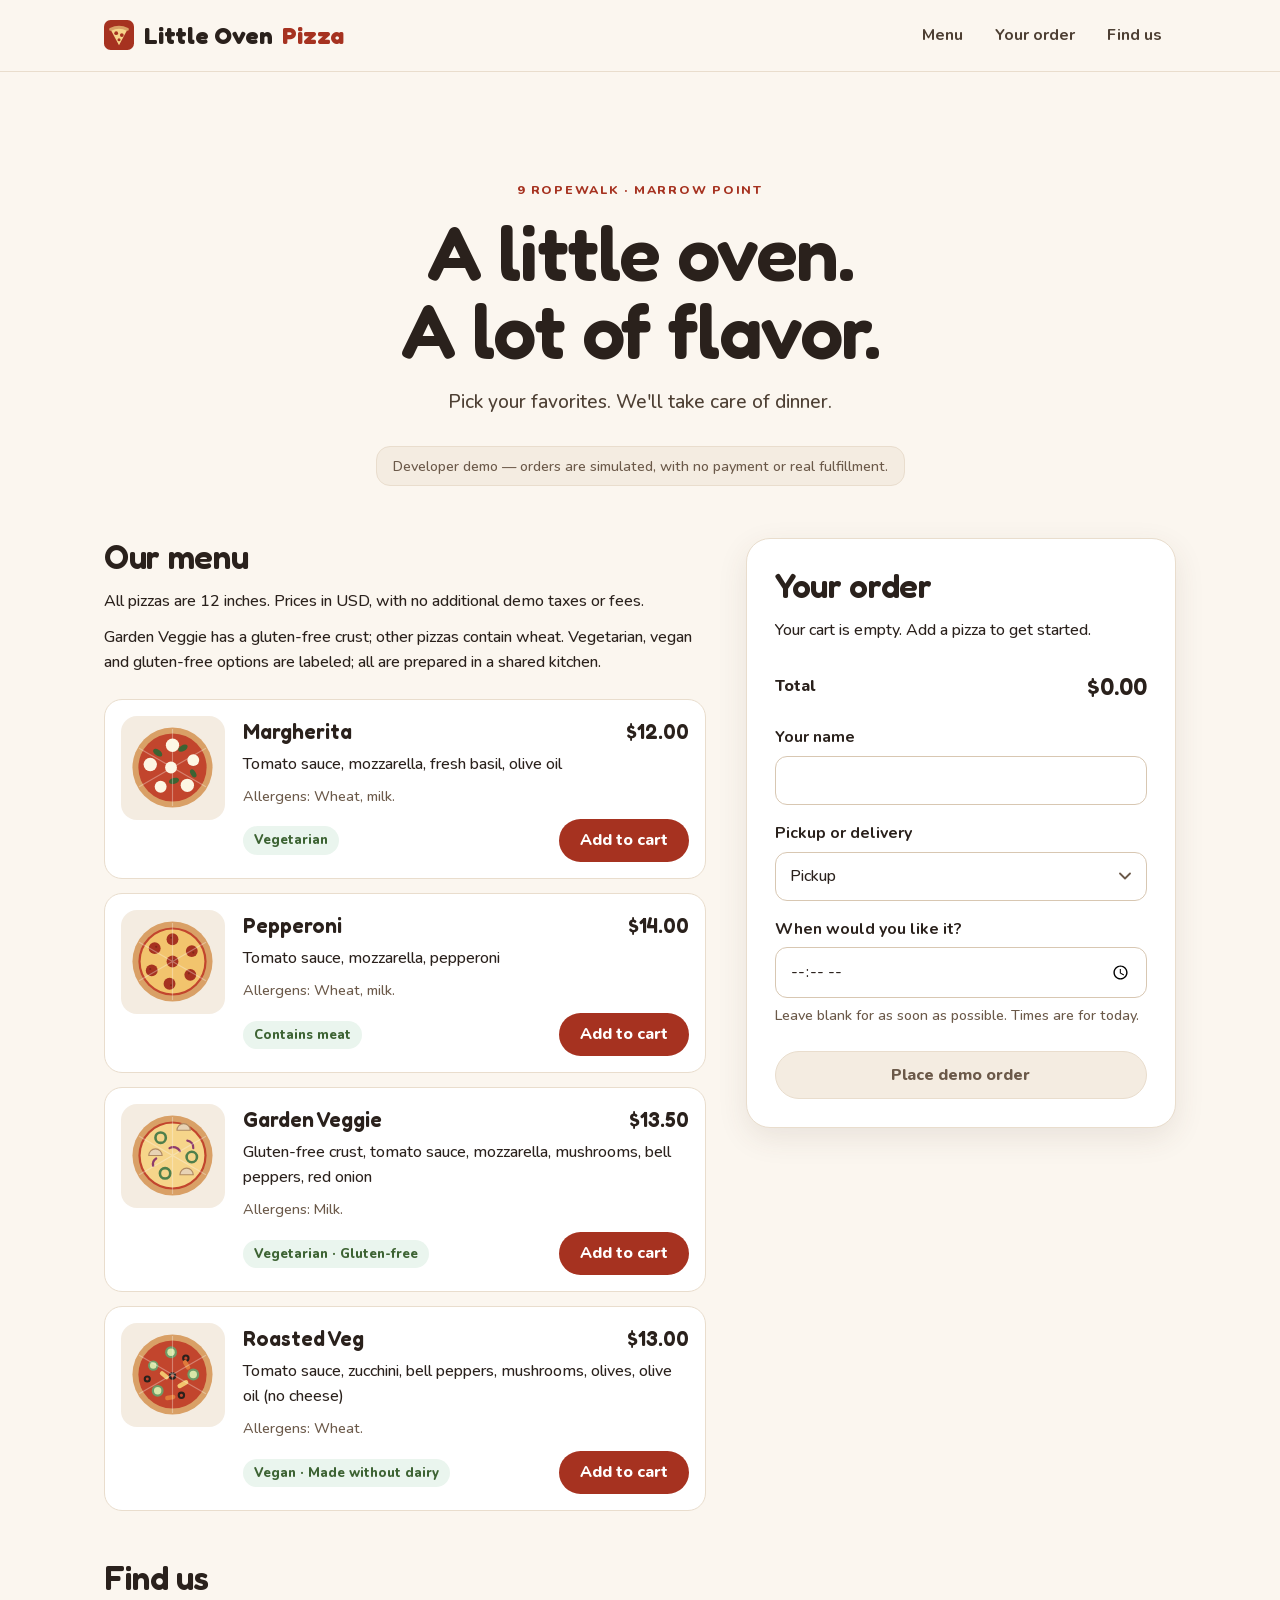
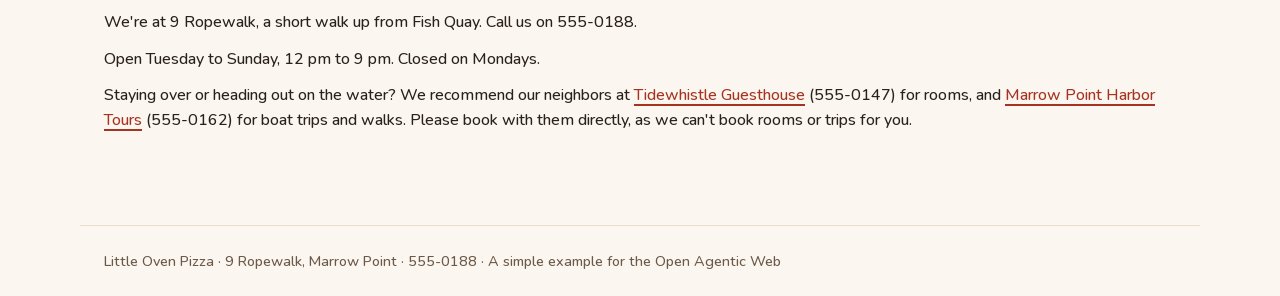
<file: examples/marrow_point_pizza/index.html>
<!doctype html>
<html lang="en">
  <head>
    <meta charset="utf-8">
    <meta name="viewport" content="width=device-width, initial-scale=1">
    <meta name="description" content="Little Oven Pizza in Marrow Point: pizzas for pickup or delivery, with the menu, opening hours and a demo checkout.">
    <title>Little Oven Pizza · Marrow Point</title>
    <link rel="icon" href="favicon.svg" type="image/svg+xml">
    <link rel="stylesheet" href="styles.css">
    <script src="script.js" defer></script>
  </head>
  <body>
    <header>
      <a class="brand" href="#">Little Oven <span>Pizza</span></a>
      <nav aria-label="Main navigation"><a href="#menu">Menu</a><a href="#cart">Your order</a><a href="#visit">Find us</a></nav>
    </header>
    <main>
      <section class="intro" aria-labelledby="welcome">
        <p class="eyebrow">9 Ropewalk · Marrow Point</p>
        <h1 id="welcome">A little oven.<br>A lot of flavor.</h1>
        <p>Pick your favorites. We'll take care of dinner.</p>
        <p class="demo-note">Developer demo — orders are simulated, with no payment or real fulfillment.</p>
      </section>
      <div class="ordering-layout">
        <section id="menu" aria-labelledby="menu-heading">
          <h2 id="menu-heading">Our menu</h2>
          <p>All pizzas are 12 inches. Prices in USD, with no additional demo taxes or fees.</p>
          <p>Garden Veggie has a gluten-free crust; other pizzas contain wheat. Vegetarian, vegan and gluten-free options are labeled; all are prepared in a shared kitchen.</p>
          <div id="menu-items" class="menu-items"></div>
          <noscript>Please enable JavaScript to view the menu and place a demo order.</noscript>
        </section>
        <section id="cart" class="cart" aria-labelledby="cart-heading">
          <h2 id="cart-heading">Your order</h2>
          <p id="empty-cart">Your cart is empty. Add a pizza to get started.</p>
          <ul id="cart-items" class="cart-items"></ul>
          <p class="total">Total <strong id="cart-total">$0.00</strong></p>
          <form id="checkout-form">
            <label for="customer-name">Your name</label>
            <input id="customer-name" name="customerName" autocomplete="name" required maxlength="80">
            <label for="fulfillment">Pickup or delivery</label>
            <select id="fulfillment" name="fulfillment">
              <option value="pickup">Pickup</option>
              <option value="delivery">Delivery (free in this demo)</option>
            </select>
            <div id="delivery-fields" hidden>
              <label for="address">Delivery address</label>
              <textarea id="address" name="address" autocomplete="street-address" rows="3" maxlength="300" disabled></textarea>
            </div>
            <label for="order-time">When would you like it?</label>
            <input id="order-time" name="orderTime" type="time">
            <small>Leave blank for as soon as possible. Times are for today.</small>
            <button id="place-order" type="submit" disabled>Place demo order</button>
          </form>
        </section>
      </div>
      <p id="cart-status" class="visually-hidden" role="status"></p>
      <section id="confirmation" class="confirmation" aria-labelledby="confirmation-heading" tabindex="-1" hidden>
        <p class="eyebrow">Thanks for stopping by</p>
        <h2 id="confirmation-heading">Demo order received!</h2>
        <p id="order-summary"></p>
        <ul id="order-items"></ul>
        <p id="order-total"></p>
        <p>This confirmation is simulated. Refreshing the page clears it.</p>
      </section>
      <section id="visit" class="visit" aria-labelledby="visit-heading">
        <h2 id="visit-heading">Find us</h2>
        <p id="visit-note">We're at 9 Ropewalk, a short walk up from Fish Quay. Call us on 555-0188.</p>
        <p id="opening-hours">Open Tuesday to Sunday, 12 pm to 9 pm. Closed on Mondays.</p>
        <p id="around-note">Staying over or heading out on the water? We recommend our neighbors at
          <a href="https://tidewhistle.example.com/">Tidewhistle Guesthouse</a> (555-0147) for rooms, and
          <a href="https://harbortours.example.com/">Marrow Point Harbor Tours</a> (555-0162) for boat trips and walks.
          Please book with them directly, as we can't book rooms or trips for you.</p>
      </section>
    </main>
    <footer>Little Oven Pizza · 9 Ropewalk, Marrow Point · 555-0188 · A simple example for the Open Agentic Web</footer>
  </body>
</html>
</file>
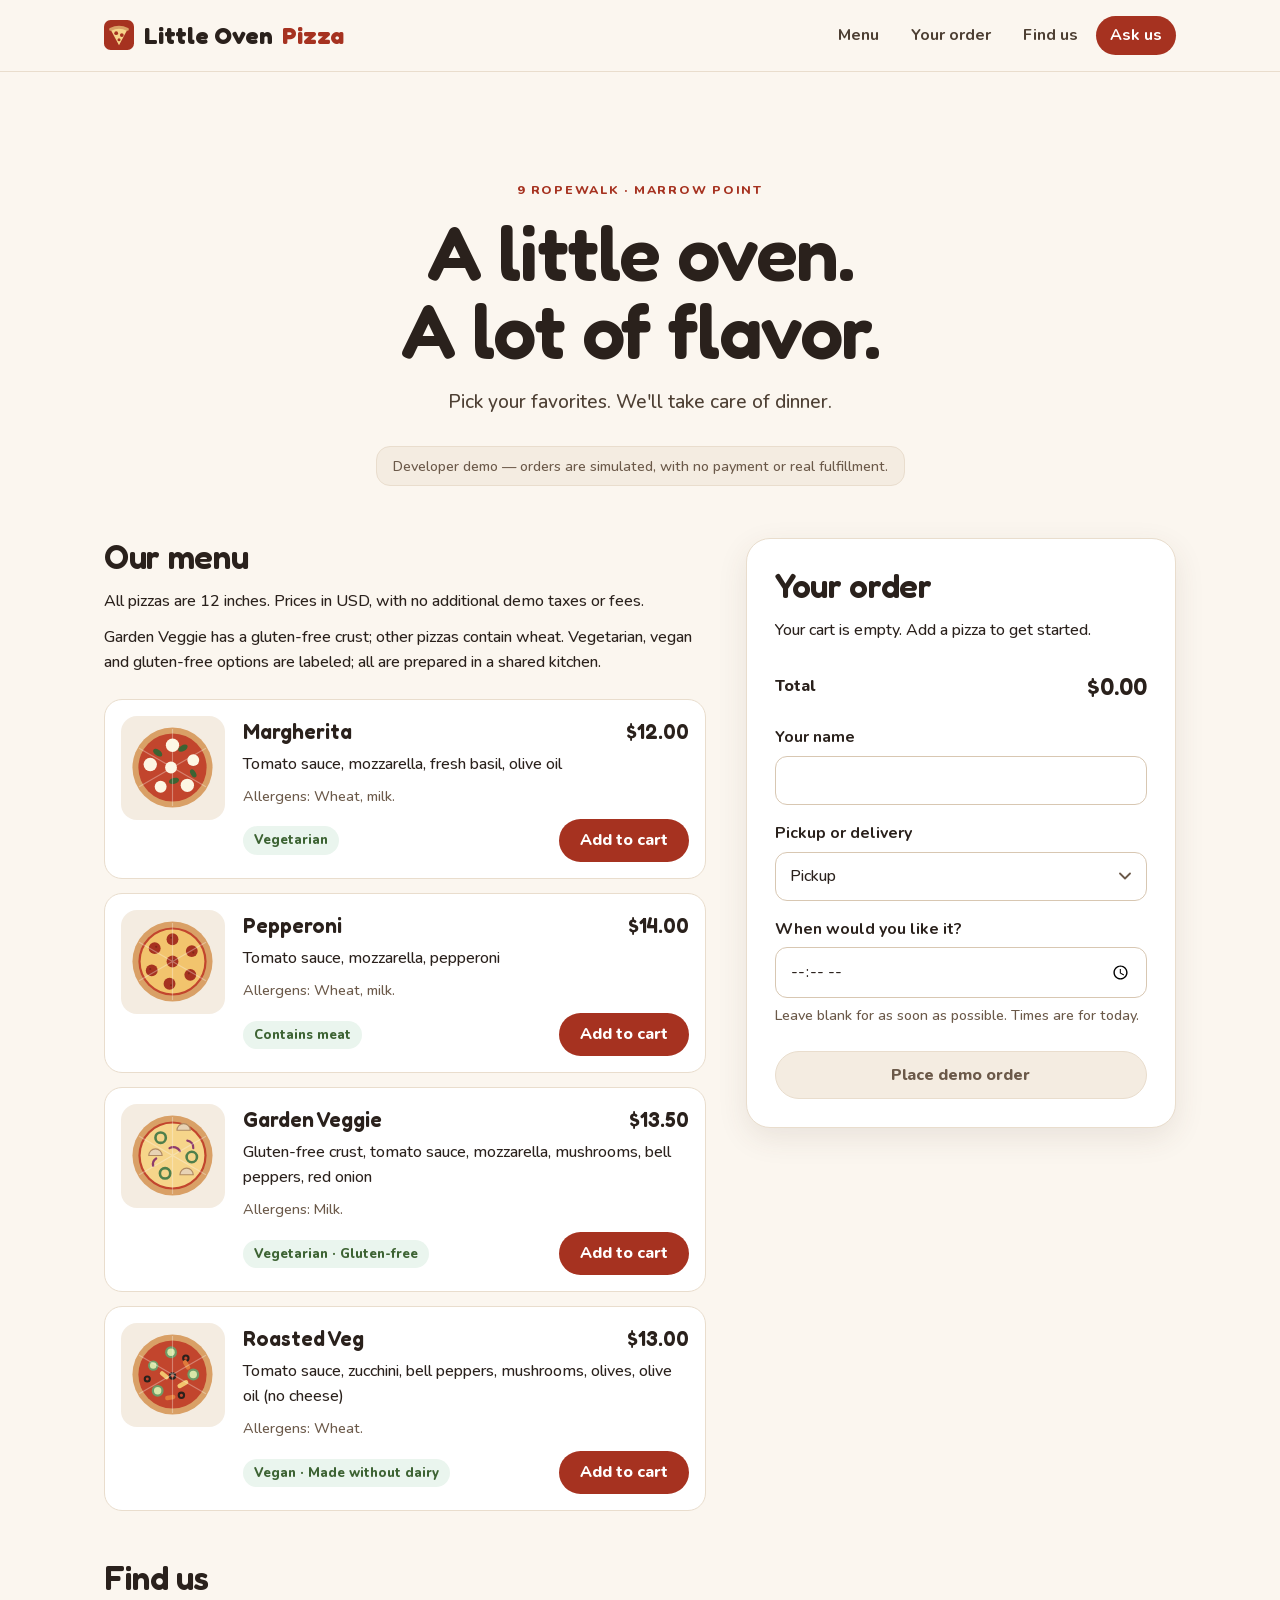
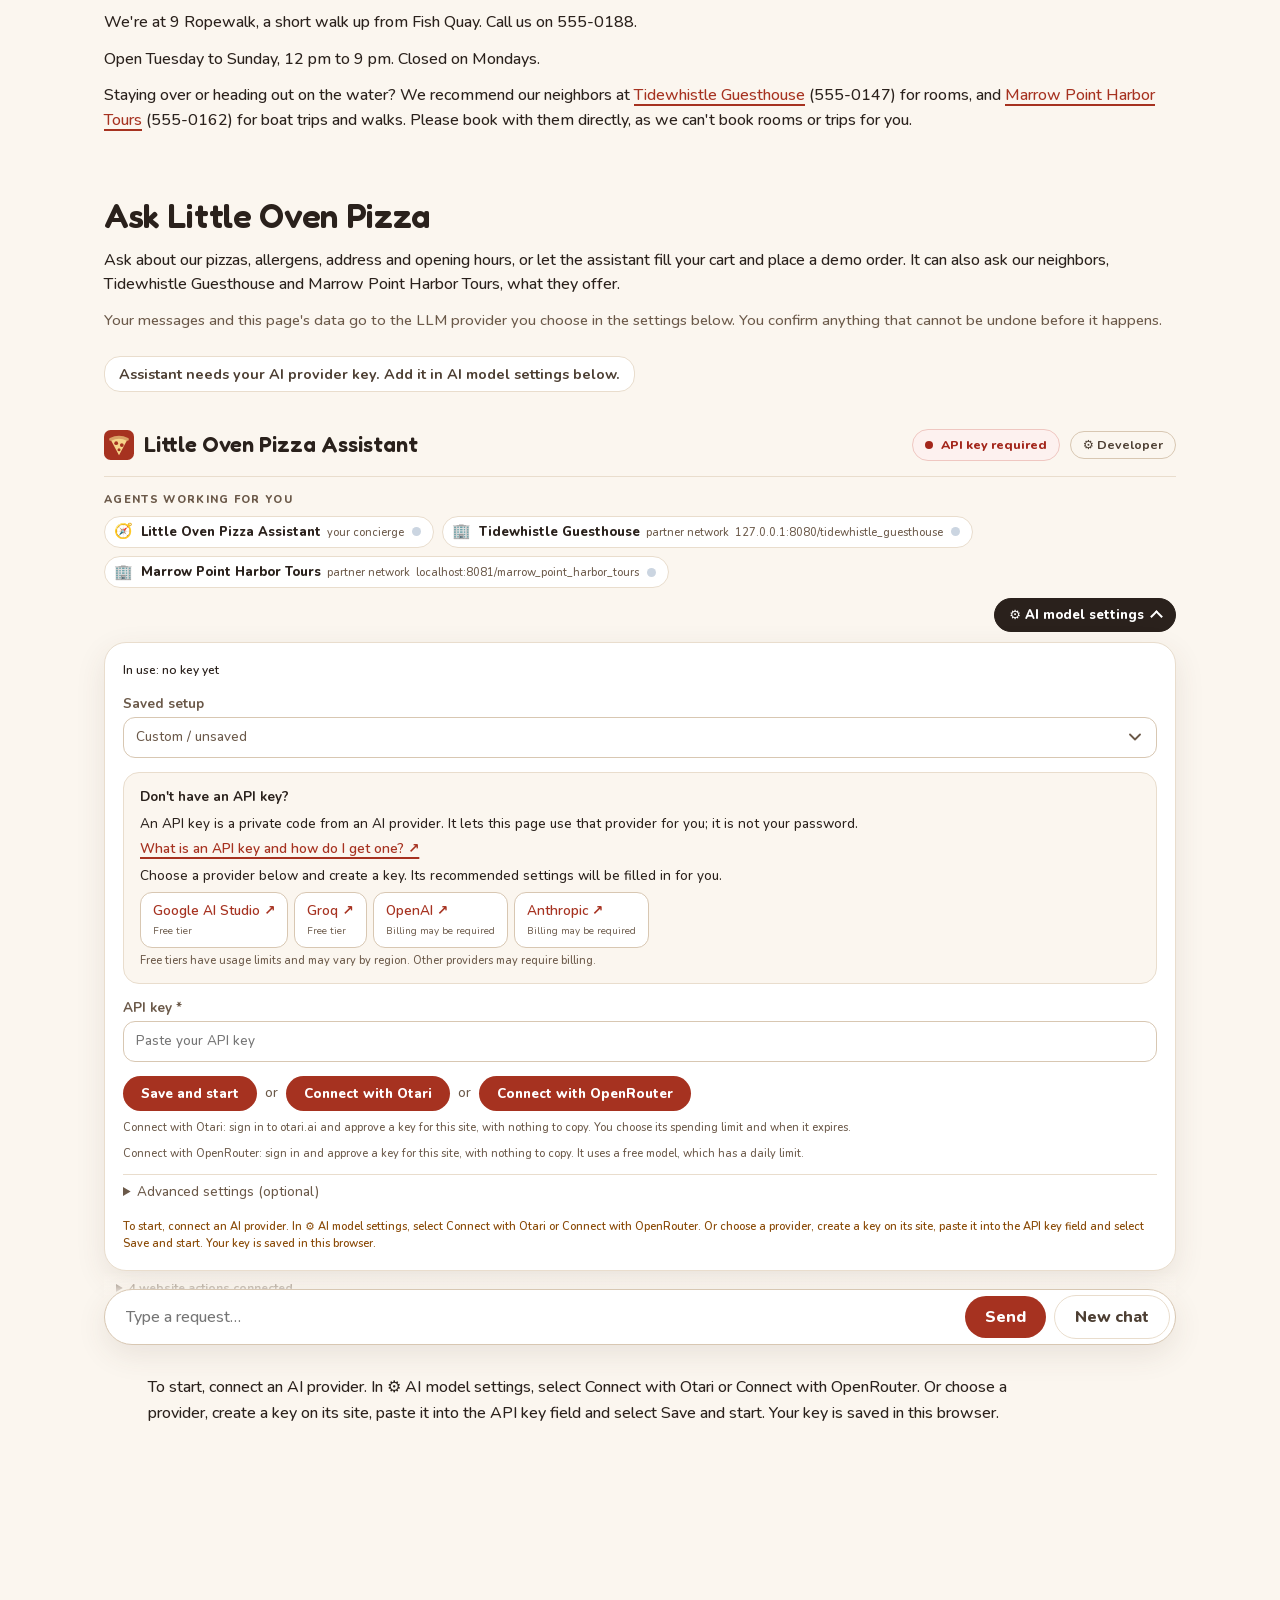
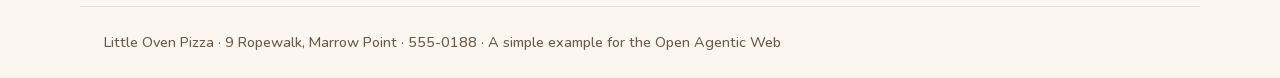
<file: examples/marrow_point_pizza_agentified/index.html>
<!doctype html>
<html lang="en">
  <head>
    <meta charset="utf-8">
    <meta name="viewport" content="width=device-width, initial-scale=1">
    <meta name="description" content="Little Oven Pizza in Marrow Point: pizzas for pickup or delivery, with the menu, opening hours, a demo checkout and an assistant.">
    <title>Little Oven Pizza · Marrow Point</title>
    <link rel="icon" href="favicon.svg" type="image/svg+xml">
    <link rel="stylesheet" href="styles.css">
    <script type="module" src="script.js"></script>
    <script type="module" src="site.js"></script>
  </head>
  <body>
    <header>
      <a class="brand" href="#">Little Oven <span>Pizza</span></a>
      <nav aria-label="Main navigation"><a href="#menu">Menu</a><a href="#cart">Your order</a><a href="#visit">Find us</a><a href="#assistant">Ask us</a></nav>
    </header>
    <main>
      <section class="intro" aria-labelledby="welcome">
        <p class="eyebrow">9 Ropewalk · Marrow Point</p>
        <h1 id="welcome">A little oven.<br>A lot of flavor.</h1>
        <p>Pick your favorites. We'll take care of dinner.</p>
        <p id="demo-note" class="demo-note">Developer demo — orders are simulated, with no payment or real fulfillment.</p>
      </section>
      <div class="ordering-layout">
        <section id="menu" aria-labelledby="menu-heading">
          <h2 id="menu-heading">Our menu</h2>
          <p id="menu-note">All pizzas are 12 inches. Prices in USD, with no additional demo taxes or fees.</p>
          <p id="kitchen-note">Garden Veggie has a gluten-free crust; other pizzas contain wheat. Vegetarian, vegan and gluten-free options are labeled; all are prepared in a shared kitchen.</p>
          <div id="menu-items" class="menu-items"></div>
          <noscript>Please enable JavaScript to view the menu and place a demo order.</noscript>
        </section>
        <section id="cart" class="cart" aria-labelledby="cart-heading">
          <h2 id="cart-heading">Your order</h2>
          <p id="empty-cart">Your cart is empty. Add a pizza to get started.</p>
          <ul id="cart-items" class="cart-items"></ul>
          <p class="total">Total <strong id="cart-total">$0.00</strong></p>
          <form id="checkout-form">
            <label for="customer-name">Your name</label>
            <input id="customer-name" name="customerName" autocomplete="name" required maxlength="80">
            <label for="fulfillment">Pickup or delivery</label>
            <select id="fulfillment" name="fulfillment">
              <option value="pickup">Pickup</option>
              <option id="delivery-option" value="delivery">Delivery (free in this demo)</option>
            </select>
            <div id="delivery-fields" hidden>
              <label for="address">Delivery address</label>
              <textarea id="address" name="address" autocomplete="street-address" rows="3" maxlength="300" disabled></textarea>
            </div>
            <label for="order-time">When would you like it?</label>
            <input id="order-time" name="orderTime" type="time">
            <small id="order-time-note">Leave blank for as soon as possible. Times are for today.</small>
            <button id="place-order" type="submit" disabled>Place demo order</button>
          </form>
        </section>
      </div>
      <p id="cart-status" class="visually-hidden" role="status"></p>
      <section id="confirmation" class="confirmation" aria-labelledby="confirmation-heading" tabindex="-1" hidden>
        <p class="eyebrow">Thanks for stopping by</p>
        <h2 id="confirmation-heading">Demo order received!</h2>
        <p id="order-summary"></p>
        <ul id="order-items"></ul>
        <p id="order-total"></p>
        <p>This confirmation is simulated. Refreshing the page clears it.</p>
      </section>
      <section id="visit" class="visit" aria-labelledby="visit-heading">
        <h2 id="visit-heading">Find us</h2>
        <p id="visit-note">We're at 9 Ropewalk, a short walk up from Fish Quay. Call us on 555-0188.</p>
        <p id="opening-hours">Open Tuesday to Sunday, 12 pm to 9 pm. Closed on Mondays.</p>
        <p id="around-note">Staying over or heading out on the water? We recommend our neighbors at
          <a href="https://tidewhistle.example.com/">Tidewhistle Guesthouse</a> (555-0147) for rooms, and
          <a href="https://harbortours.example.com/">Marrow Point Harbor Tours</a> (555-0162) for boat trips and walks.
          Please book with them directly, as we can't book rooms or trips for you.</p>
      </section>
      <section id="assistant" class="assistant" aria-labelledby="assistant-heading">
        <h2 id="assistant-heading">Ask Little Oven Pizza</h2>
        <p>Ask about our pizzas, allergens, address and opening hours, or let the assistant fill your cart and place a demo order. It can also ask our neighbors, Tidewhistle Guesthouse and Marrow Point Harbor Tours, what they offer.</p>
        <p class="assistant-note">Your messages and this page's data go to the LLM provider you choose in the settings below. You confirm anything that cannot be undone before it happens.</p>
        <p id="assistant-status" role="status">Connecting the assistant… If this message stays, the assistant could not load. You can still use the page directly.</p>
        <div id="agent-app">
          <div data-ns-slot="header"></div>
          <div class="assistant-tools">
            <div data-ns-slot="agents"></div>
            <details class="assistant-settings">
              <summary>⚙ AI model settings</summary>
              <div data-ns-slot="settings"></div>
            </details>
          </div>
          <div data-ns-slot="chat"></div>
        </div>
      </section>
    </main>
    <footer>Little Oven Pizza · 9 Ropewalk, Marrow Point · 555-0188 · A simple example for the Open Agentic Web</footer>
  </body>
</html>
</file>
<file: examples/marrow_point_pizza/styles.css>
/* Fonts are stored with the site, so the page loads nothing from other servers.
   Both are under the SIL Open Font License: see the files in fonts/. */
@font-face {
  font-family: "Fredoka";
  font-style: normal;
  font-weight: 300 700;
  font-display: swap;
  src: url("fonts/fredoka.woff2") format("woff2");
}
@font-face {
  font-family: "Nunito";
  font-style: normal;
  font-weight: 200 1000;
  font-display: swap;
  src: url("fonts/nunito.woff2") format("woff2");
}

:root {
  /* Warm paper, dark ink and soft lines, shared by the example sites. */
  --paper: #fbf6ef;
  --paper-deep: #f4ece1;
  --surface: #ffffff;
  --ink: #2a211c;
  --ink-soft: #4d3f33;
  --muted: #6b5949;
  --line: #e9ddcd;
  --line-strong: #d8c7b2;
  --ok: #2e8b5a;
  --ok-ink: #1c593a;
  --ok-bg: #eaf5ee;
  --ok-line: #cde8d6;
  --warn-bg: #fcf3e1;
  --warn-line: #f1c977;
  --error: #a3261b;
  /* This site's own colors. */
  --brand: #a63220;
  --brand-dark: #822718;
  --brand-soft: #f8e6df;
  --focus: #216c99;
  --veg: #3d6333;
  --display: "Fredoka", "Nunito", system-ui, sans-serif;
  --text: "Nunito", system-ui, sans-serif;
  --mono: ui-monospace, "SF Mono", Menlo, Consolas, monospace;
  --radius: 18px;
  --shadow: 0 10px 30px rgba(77, 63, 51, .10);
  --shadow-lift: 0 30px 80px rgba(42, 33, 28, .35);
  color-scheme: light;
  font-family: var(--text);
  font-weight: 500;
  color: var(--ink);
  background: var(--paper);
  line-height: 1.55;
  -webkit-font-smoothing: antialiased;
}
* { box-sizing: border-box; }
body { margin: 0; }
main, footer { max-width: 1120px; margin: auto; padding: 24px; }
/* The header's line runs the full width, while its content lines up with main. */
header {
  display: flex;
  align-items: center;
  justify-content: space-between;
  gap: 24px;
  padding: 16px max(24px, calc((100% - 1120px) / 2 + 24px));
  border-bottom: 1px solid var(--line);
}
a { color: var(--brand); text-underline-offset: 4px; text-decoration-thickness: 1.5px; }
a:hover { color: var(--brand-dark); }
.brand {
  display: inline-flex;
  align-items: center;
  gap: 10px;
  font-family: var(--display);
  font-size: 1.5rem;
  font-weight: 700;
  letter-spacing: -.01em;
  text-decoration: none;
  color: var(--ink);
}
.brand::before {
  content: "";
  flex: none;
  width: 30px;
  height: 30px;
  background: url("favicon.svg") center / contain no-repeat;
}
.brand span { color: var(--brand); }
nav { display: flex; flex-wrap: wrap; gap: 4px; }
nav a {
  padding: 7px 14px;
  border-radius: 999px;
  font-weight: 700;
  color: var(--ink-soft);
  text-decoration: none;
}
nav a:hover { color: var(--ink); background: var(--paper-deep); }
/* The assistant link stands out, as the way to ask instead of searching. */
nav a[href$="#assistant"] { color: #fff; background: var(--brand); }
nav a[href$="#assistant"]:hover { color: #fff; background: var(--brand-dark); }

.intro {
  max-width: 820px;
  margin: 0 auto;
  padding: clamp(36px, 8vh, 88px) 0 40px;
  text-align: center;
}
.intro > p:not([class]) { font-size: 1.2rem; color: var(--ink-soft); }
.eyebrow {
  font-size: .78rem;
  font-weight: 800;
  text-transform: uppercase;
  letter-spacing: .14em;
  color: var(--brand);
}
h1 {
  font-family: var(--display);
  font-weight: 600;
  font-size: clamp(2.6rem, 7vw, 4.8rem);
  line-height: 1.02;
  letter-spacing: -.02em;
  margin: 14px 0 18px;
  text-wrap: balance;
}
h2 {
  font-family: var(--display);
  font-weight: 600;
  font-size: clamp(1.7rem, 3vw, 2.1rem);
  line-height: 1.15;
  letter-spacing: -.01em;
  margin: 0 0 12px;
}
h3 { margin: 0; font-size: 1.1rem; font-weight: 800; }
p { margin: 12px 0; text-wrap: pretty; }
.demo-note, small { color: var(--muted); font-size: .9rem; }
/* The demo note sits under the welcome text as a quiet label. */
.intro .demo-note {
  display: inline-block;
  margin-top: 16px;
  padding: 8px 16px;
  border: 1px solid var(--line);
  border-radius: 14px;
  background: var(--paper-deep);
}

/* Menu and order */
.ordering-layout {
  display: grid;
  grid-template-columns: minmax(0, 1.4fr) minmax(0, 1fr);
  gap: 40px;
  align-items: start;
}
.menu-items { display: grid; gap: 14px; margin-top: 24px; }
/* Each pizza is a row card, with its picture on the left. */
.menu-item {
  display: grid;
  grid-template-columns: 104px minmax(0, 1fr);
  column-gap: 18px;
  padding: 16px;
  border: 1px solid var(--line);
  border-radius: var(--radius);
  background: var(--surface);
  transition: transform .2s, box-shadow .2s;
}
.menu-item:hover { transform: translateY(-2px); box-shadow: var(--shadow); }
.menu-item::before {
  content: "";
  grid-row: 1 / span 4;
  width: 104px;
  aspect-ratio: 1;
  border-radius: 16px;
  background: var(--paper-deep) center / 86% no-repeat;
}
.menu-item > * { grid-column: 2; }
/* The pictures follow the menu order in script.js. */
.menu-item:nth-child(1)::before { background-image: url("img/pizza-margherita.svg"); }
.menu-item:nth-child(2)::before { background-image: url("img/pizza-pepperoni.svg"); }
.menu-item:nth-child(3)::before { background-image: url("img/pizza-garden-veggie.svg"); }
.menu-item:nth-child(4)::before { background-image: url("img/pizza-roasted-veg.svg"); }
.menu-item p { margin: 4px 0; }
.item-heading, .item-actions, .cart-line, .total { display: flex; justify-content: space-between; align-items: center; gap: 12px; }
.item-heading { align-items: baseline; }
.item-heading h3, .item-heading strong { font-family: var(--display); font-size: 1.3rem; font-weight: 600; }
.item-actions { margin-top: 8px; }
.dietary {
  padding: 4px 11px;
  border-radius: 999px;
  font-size: .82rem;
  font-weight: 800;
  color: var(--veg);
  background: var(--ok-bg);
}
button, input, select, textarea { font: inherit; }
button {
  padding: 10px 20px;
  font-weight: 800;
  line-height: 1.3;
  color: #fff;
  border: 1.5px solid transparent;
  border-radius: 999px;
  background: var(--brand);
  cursor: pointer;
  transition: background .15s, transform .1s;
}
button:hover { background: var(--brand-dark); }
button:active { transform: translateY(1px); }
button:disabled {
  color: var(--muted);
  border-color: var(--line);
  background: var(--paper-deep);
  cursor: default;
  transform: none;
}
:focus-visible { outline: 3px solid var(--focus); outline-offset: 3px; }
.cart {
  padding: 28px;
  border: 1px solid var(--line);
  border-radius: 24px;
  background: var(--surface);
  box-shadow: var(--shadow);
}
.cart-items { list-style: none; margin: 0; padding: 0; }
.cart-items li { padding: 14px 0; border-bottom: 1px solid var(--line); }
.cart-line strong { font-weight: 800; }
.quantity-controls { display: flex; align-items: center; gap: 12px; margin-top: 10px; }
/* Round outline buttons for one more or one fewer. */
.quantity-controls button {
  width: 36px;
  height: 36px;
  padding: 0;
  color: var(--ink);
  border-color: var(--line-strong);
  background: var(--surface);
}
.quantity-controls button:hover { background: var(--paper-deep); }
.quantity-controls .remove {
  width: auto;
  margin-left: auto;
  padding: 0 4px;
  color: var(--brand);
  border: 0;
  background: transparent;
  text-decoration: underline;
  text-underline-offset: 4px;
}
.quantity-controls .remove:hover { color: var(--brand-dark); background: transparent; }
.total { padding: 14px 0 4px; font-weight: 800; }
.total strong { font-family: var(--display); font-size: 1.5rem; font-weight: 600; }
label { display: block; margin: 16px 0 6px; font-weight: 700; }
input, select, textarea {
  width: 100%;
  padding: 11px 14px;
  color: inherit;
  border: 1.5px solid var(--line-strong);
  border-radius: 12px;
  background: var(--surface);
  transition: border-color .15s, box-shadow .15s;
}
input:hover, select:hover, textarea:hover { border-color: #c4ae95; }
input:focus, select:focus, textarea:focus {
  border-color: var(--brand);
  box-shadow: 0 0 0 4px color-mix(in srgb, var(--brand) 14%, transparent);
}
/* A drawn arrow, so every select looks the same in every browser. */
select {
  appearance: none;
  padding-right: 40px;
  background: var(--surface) url("data:image/svg+xml,%3Csvg xmlns='http://www.w3.org/2000/svg' viewBox='0 0 12 8'%3E%3Cpath d='M1 1.5l5 5 5-5' fill='none' stroke='%236b5949' stroke-width='1.8' stroke-linecap='round' stroke-linejoin='round'/%3E%3C/svg%3E") no-repeat right 15px center / 12px 8px;
}
textarea { resize: vertical; }
small { display: block; margin-top: 6px; }
#place-order { width: 100%; margin-top: 24px; padding: 13px 20px; }
.visit { margin-top: 48px; }
.confirmation {
  margin-top: 32px;
  padding: 24px;
  border: 1px solid var(--ok-line);
  border-radius: 22px;
  background: var(--ok-bg);
  overflow-wrap: anywhere;
}
.confirmation h2 { color: var(--ok-ink); }
footer {
  margin-top: 56px;
  color: var(--muted);
  font-size: .9rem;
  border-top: 1px solid var(--line);
}
.visually-hidden { position: absolute; width: 1px; height: 1px; padding: 0; margin: -1px; overflow: hidden; clip-path: inset(50%); white-space: nowrap; }
[hidden] { display: none !important; }
@media (max-width: 720px) {
  main, footer { padding: 16px; }
  header { flex-direction: column; align-items: start; gap: 12px; padding: 14px 16px; }
  nav a { padding: 6px 12px; }
  .ordering-layout { grid-template-columns: 1fr; gap: 24px; }
  .intro { padding: 24px 0; }
  .cart { padding: 20px; }
  /* A smaller picture leaves room for the pizza's name and price. */
  .menu-item { grid-template-columns: 72px minmax(0, 1fr); column-gap: 14px; }
  .menu-item::before { width: 72px; }
}
</file>
<file: examples/marrow_point_pizza_agentified/styles.css>
/* Fonts are stored with the site, so the page loads nothing from other servers.
   Both are under the SIL Open Font License: see the files in fonts/. */
@font-face {
  font-family: "Fredoka";
  font-style: normal;
  font-weight: 300 700;
  font-display: swap;
  src: url("fonts/fredoka.woff2") format("woff2");
}
@font-face {
  font-family: "Nunito";
  font-style: normal;
  font-weight: 200 1000;
  font-display: swap;
  src: url("fonts/nunito.woff2") format("woff2");
}

:root {
  /* Warm paper, dark ink and soft lines, shared by the example sites. */
  --paper: #fbf6ef;
  --paper-deep: #f4ece1;
  --surface: #ffffff;
  --ink: #2a211c;
  --ink-soft: #4d3f33;
  --muted: #6b5949;
  --line: #e9ddcd;
  --line-strong: #d8c7b2;
  --ok: #2e8b5a;
  --ok-ink: #1c593a;
  --ok-bg: #eaf5ee;
  --ok-line: #cde8d6;
  --warn-bg: #fcf3e1;
  --warn-line: #f1c977;
  --error: #a3261b;
  /* This site's own colors. */
  --brand: #a63220;
  --brand-dark: #822718;
  --brand-soft: #f8e6df;
  --focus: #216c99;
  --veg: #3d6333;
  --display: "Fredoka", "Nunito", system-ui, sans-serif;
  --text: "Nunito", system-ui, sans-serif;
  --mono: ui-monospace, "SF Mono", Menlo, Consolas, monospace;
  --radius: 18px;
  --shadow: 0 10px 30px rgba(77, 63, 51, .10);
  --shadow-lift: 0 30px 80px rgba(42, 33, 28, .35);
  color-scheme: light;
  font-family: var(--text);
  font-weight: 500;
  color: var(--ink);
  background: var(--paper);
  line-height: 1.55;
  -webkit-font-smoothing: antialiased;
}
* { box-sizing: border-box; }
body { margin: 0; }
main, footer { max-width: 1120px; margin: auto; padding: 24px; }
/* The header's line runs the full width, while its content lines up with main. */
header {
  display: flex;
  align-items: center;
  justify-content: space-between;
  gap: 24px;
  padding: 16px max(24px, calc((100% - 1120px) / 2 + 24px));
  border-bottom: 1px solid var(--line);
}
a { color: var(--brand); text-underline-offset: 4px; text-decoration-thickness: 1.5px; }
a:hover { color: var(--brand-dark); }
.brand {
  display: inline-flex;
  align-items: center;
  gap: 10px;
  font-family: var(--display);
  font-size: 1.5rem;
  font-weight: 700;
  letter-spacing: -.01em;
  text-decoration: none;
  color: var(--ink);
}
.brand::before {
  content: "";
  flex: none;
  width: 30px;
  height: 30px;
  background: url("favicon.svg") center / contain no-repeat;
}
.brand span { color: var(--brand); }
nav { display: flex; flex-wrap: wrap; gap: 4px; }
nav a {
  padding: 7px 14px;
  border-radius: 999px;
  font-weight: 700;
  color: var(--ink-soft);
  text-decoration: none;
}
nav a:hover { color: var(--ink); background: var(--paper-deep); }
/* The assistant link stands out, as the way to ask instead of searching. */
nav a[href$="#assistant"] { color: #fff; background: var(--brand); }
nav a[href$="#assistant"]:hover { color: #fff; background: var(--brand-dark); }

.intro {
  max-width: 820px;
  margin: 0 auto;
  padding: clamp(36px, 8vh, 88px) 0 40px;
  text-align: center;
}
.intro > p:not([class]) { font-size: 1.2rem; color: var(--ink-soft); }
.eyebrow {
  font-size: .78rem;
  font-weight: 800;
  text-transform: uppercase;
  letter-spacing: .14em;
  color: var(--brand);
}
h1 {
  font-family: var(--display);
  font-weight: 600;
  font-size: clamp(2.6rem, 7vw, 4.8rem);
  line-height: 1.02;
  letter-spacing: -.02em;
  margin: 14px 0 18px;
  text-wrap: balance;
}
h2 {
  font-family: var(--display);
  font-weight: 600;
  font-size: clamp(1.7rem, 3vw, 2.1rem);
  line-height: 1.15;
  letter-spacing: -.01em;
  margin: 0 0 12px;
}
h3 { margin: 0; font-size: 1.1rem; font-weight: 800; }
p { margin: 12px 0; text-wrap: pretty; }
.demo-note, small { color: var(--muted); font-size: .9rem; }
/* The demo note sits under the welcome text as a quiet label. */
.intro .demo-note {
  display: inline-block;
  margin-top: 16px;
  padding: 8px 16px;
  border: 1px solid var(--line);
  border-radius: 14px;
  background: var(--paper-deep);
}

/* Menu and order */
.ordering-layout {
  display: grid;
  grid-template-columns: minmax(0, 1.4fr) minmax(0, 1fr);
  gap: 40px;
  align-items: start;
}
.menu-items { display: grid; gap: 14px; margin-top: 24px; }
/* Each pizza is a row card, with its picture on the left. */
.menu-item {
  display: grid;
  grid-template-columns: 104px minmax(0, 1fr);
  column-gap: 18px;
  padding: 16px;
  border: 1px solid var(--line);
  border-radius: var(--radius);
  background: var(--surface);
  transition: transform .2s, box-shadow .2s;
}
.menu-item:hover { transform: translateY(-2px); box-shadow: var(--shadow); }
.menu-item::before {
  content: "";
  grid-row: 1 / span 4;
  width: 104px;
  aspect-ratio: 1;
  border-radius: 16px;
  background: var(--paper-deep) center / 86% no-repeat;
}
.menu-item > * { grid-column: 2; }
/* The pictures follow the menu order in script.js. */
.menu-item:nth-child(1)::before { background-image: url("img/pizza-margherita.svg"); }
.menu-item:nth-child(2)::before { background-image: url("img/pizza-pepperoni.svg"); }
.menu-item:nth-child(3)::before { background-image: url("img/pizza-garden-veggie.svg"); }
.menu-item:nth-child(4)::before { background-image: url("img/pizza-roasted-veg.svg"); }
.menu-item p { margin: 4px 0; }
.item-heading, .item-actions, .cart-line, .total { display: flex; justify-content: space-between; align-items: center; gap: 12px; }
.item-heading { align-items: baseline; }
.item-heading h3, .item-heading strong { font-family: var(--display); font-size: 1.3rem; font-weight: 600; }
.item-actions { margin-top: 8px; }
.dietary {
  padding: 4px 11px;
  border-radius: 999px;
  font-size: .82rem;
  font-weight: 800;
  color: var(--veg);
  background: var(--ok-bg);
}
button, input, select, textarea { font: inherit; }
button {
  padding: 10px 20px;
  font-weight: 800;
  line-height: 1.3;
  color: #fff;
  border: 1.5px solid transparent;
  border-radius: 999px;
  background: var(--brand);
  cursor: pointer;
  transition: background .15s, transform .1s;
}
button:hover { background: var(--brand-dark); }
button:active { transform: translateY(1px); }
button:disabled {
  color: var(--muted);
  border-color: var(--line);
  background: var(--paper-deep);
  cursor: default;
  transform: none;
}
:focus-visible { outline: 3px solid var(--focus); outline-offset: 3px; }
.cart {
  padding: 28px;
  border: 1px solid var(--line);
  border-radius: 24px;
  background: var(--surface);
  box-shadow: var(--shadow);
}
.cart-items { list-style: none; margin: 0; padding: 0; }
.cart-items li { padding: 14px 0; border-bottom: 1px solid var(--line); }
.cart-line strong { font-weight: 800; }
.quantity-controls { display: flex; align-items: center; gap: 12px; margin-top: 10px; }
/* Round outline buttons for one more or one fewer. */
.quantity-controls button {
  width: 36px;
  height: 36px;
  padding: 0;
  color: var(--ink);
  border-color: var(--line-strong);
  background: var(--surface);
}
.quantity-controls button:hover { background: var(--paper-deep); }
.quantity-controls .remove {
  width: auto;
  margin-left: auto;
  padding: 0 4px;
  color: var(--brand);
  border: 0;
  background: transparent;
  text-decoration: underline;
  text-underline-offset: 4px;
}
.quantity-controls .remove:hover { color: var(--brand-dark); background: transparent; }
.total { padding: 14px 0 4px; font-weight: 800; }
.total strong { font-family: var(--display); font-size: 1.5rem; font-weight: 600; }
label { display: block; margin: 16px 0 6px; font-weight: 700; }
input, select, textarea {
  width: 100%;
  padding: 11px 14px;
  color: inherit;
  border: 1.5px solid var(--line-strong);
  border-radius: 12px;
  background: var(--surface);
  transition: border-color .15s, box-shadow .15s;
}
input:hover, select:hover, textarea:hover { border-color: #c4ae95; }
input:focus, select:focus, textarea:focus {
  border-color: var(--brand);
  box-shadow: 0 0 0 4px color-mix(in srgb, var(--brand) 14%, transparent);
}
/* A drawn arrow, so every select looks the same in every browser. */
select {
  appearance: none;
  padding-right: 40px;
  background: var(--surface) url("data:image/svg+xml,%3Csvg xmlns='http://www.w3.org/2000/svg' viewBox='0 0 12 8'%3E%3Cpath d='M1 1.5l5 5 5-5' fill='none' stroke='%236b5949' stroke-width='1.8' stroke-linecap='round' stroke-linejoin='round'/%3E%3C/svg%3E") no-repeat right 15px center / 12px 8px;
}
textarea { resize: vertical; }
small { display: block; margin-top: 6px; }
#place-order { width: 100%; margin-top: 24px; padding: 13px 20px; }
.visit { margin-top: 48px; }
.confirmation {
  margin-top: 32px;
  padding: 24px;
  border: 1px solid var(--ok-line);
  border-radius: 22px;
  background: var(--ok-bg);
  overflow-wrap: anywhere;
}
.confirmation h2 { color: var(--ok-ink); }
footer {
  margin-top: 56px;
  color: var(--muted);
  font-size: .9rem;
  border-top: 1px solid var(--line);
}
.visually-hidden { position: absolute; width: 1px; height: 1px; padding: 0; margin: -1px; overflow: hidden; clip-path: inset(50%); white-space: nowrap; }
[hidden] { display: none !important; }
@media (max-width: 720px) {
  main, footer { padding: 16px; }
  header { flex-direction: column; align-items: start; gap: 12px; padding: 14px 16px; }
  nav a { padding: 6px 12px; }
  .ordering-layout { grid-template-columns: 1fr; gap: 24px; }
  .intro { padding: 24px 0; }
  .cart { padding: 20px; }
  /* A smaller picture leaves room for the pizza's name and price. */
  .menu-item { grid-template-columns: 72px minmax(0, 1fr); column-gap: 14px; }
  .menu-item::before { width: 72px; }
}

/* Assistant layout, from the agentify-website skill, in the site's colors. The chat
   has no box: it grows with the page, and its message box sticks to the bottom of the
   screen while the chat is in view. chat-follow.js scrolls to each new message. */
.assistant { margin-top: 64px; }
.assistant-note { color: var(--muted); font-size: .92rem; }
#assistant-status {
  display: inline-block;
  padding: 6px 14px;
  border: 1px solid var(--line);
  border-radius: 16px;
  background: var(--surface);
  font-size: .9rem;
  font-weight: 700;
  color: var(--ink-soft);
}

/* The runtime reads these variables for its chat, settings and agent panels.
   White text sits on --ns-primary (the Send and settings buttons) and on --ns-accent
   (Send while a turn is steered), so both keep at least 4.5:1 contrast with white.
   The visitor's messages use the ink. */
#agent-app {
  --ns-font: var(--text);
  --ns-bg: var(--paper);
  --ns-fg: var(--ink);
  --ns-primary: var(--brand);
  --ns-accent: var(--brand-dark);
  --ns-border: var(--line);
  --ns-panelbg: var(--surface);
  --ns-msgbg: var(--surface);
  --ns-muted: var(--muted);
  --ns-user-bg: var(--ink);
  --ns-user-fg: #fff;
  --ns-radius: 18px;
  margin-top: 24px;
}

/* Header: the site's mark, the assistant's name and the model badge, as pills. */
#agent-app .ns-header { flex-wrap: wrap; gap: 10px; padding: 0 0 14px; border-bottom: 1px solid var(--line); }
#agent-app .ns-title {
  display: flex;
  align-items: center;
  gap: 10px;
  font-family: var(--display);
  font-size: 1.35rem;
  font-weight: 600;
}
#agent-app .ns-title::before {
  content: "";
  flex: none;
  width: 30px;
  height: 30px;
  background: url("favicon.svg") center / contain no-repeat;
}
#agent-app .ns-llmbadge {
  display: inline-flex;
  align-items: center;
  gap: 8px;
  padding: 5px 12px;
  border: 1px solid var(--line);
  border-radius: 999px;
  font-size: 12.5px;
  font-weight: 800;
  color: var(--ink);
  background: var(--surface);
}
#agent-app .ns-llmbadge::before {
  content: "";
  flex: none;
  width: 8px;
  height: 8px;
  border-radius: 50%;
  background: var(--line-strong);
}
#agent-app .ns-llmbadge.real::before { background: var(--ok); }
#agent-app .ns-llmbadge.pending::before { background: var(--warn-line); }
#agent-app .ns-llmbadge.error { color: var(--error); border-color: #efc7c1; background: #fdf1ef; }
#agent-app .ns-llmbadge.error::before { background: var(--error); }
#agent-app .ns-llmbadge.mock { color: #7a4d06; border-color: var(--warn-line); background: var(--warn-bg); }
#agent-app .ns-llmbadge.mock::before { background: #d39a2c; }
#agent-app .ns-devtoggle {
  padding: 5px 12px;
  border: 1px solid var(--line-strong);
  border-radius: 999px;
  font-size: 12.5px;
  font-weight: 700;
  color: var(--ink-soft);
}
#agent-app .ns-devtoggle.on { color: #fff; border-color: var(--ink); background: var(--ink); }
/* A site's button:hover background also reaches the runtime's plain buttons, behind
   their dark text. Give them a light hover of their own. */
#agent-app .ns-devtoggle:not(.on):hover { background: var(--paper-deep); }
#agent-app .ns-modal-close:hover { background: transparent; }
#agent-app .ns-breadcrumb { font-family: var(--mono); }

/* Tools row: the agents as small pills, and the settings behind a pill of their own.
   The settings take the whole row when open. */
.assistant-tools {
  display: flex;
  flex-wrap: wrap;
  align-items: center;
  gap: 10px 16px;
  margin-top: 14px;
}
.assistant-tools > [data-ns-slot="agents"] { flex: 1 1 320px; }
#agent-app[data-dev="true"] .assistant-tools > [data-ns-slot="agents"] { flex-basis: 100%; }
/* Hide the settings pill until the runtime fills it, so a failed load leaves no
   empty control. */
#agent-app:not(.ns-composed-app) .assistant-settings { display: none; }
#agent-app .assistant-settings { flex: none; margin-left: auto; }
#agent-app .assistant-settings[open] { flex-basis: 100%; }
#agent-app .assistant-settings > summary {
  display: flex;
  align-items: center;
  gap: 8px;
  width: max-content;
  margin-left: auto;
  padding: 6px 14px;
  border: 1px solid var(--line-strong);
  border-radius: 999px;
  font-size: 13px;
  font-weight: 800;
  color: var(--ink-soft);
  background: var(--surface);
  list-style: none;
  cursor: pointer;
}
#agent-app .assistant-settings > summary::-webkit-details-marker { display: none; }
#agent-app .assistant-settings > summary::after {
  content: "";
  width: 7px;
  height: 7px;
  margin-top: -3px;
  border-right: 2px solid currentColor;
  border-bottom: 2px solid currentColor;
  transform: rotate(45deg);
}
#agent-app .assistant-settings[open] > summary { color: #fff; border-color: var(--ink); background: var(--ink); }
#agent-app .assistant-settings[open] > summary::after { margin-top: 3px; transform: rotate(-135deg); }
#agent-app .assistant-settings > summary:hover { border-color: var(--muted); }
#agent-app .assistant-settings [data-ns-slot="settings"] {
  margin-top: 10px;
  padding: 18px;
  border: 1px solid var(--line);
  border-radius: 22px;
  background: var(--surface);
  box-shadow: var(--shadow);
}

/* Agents working for you, as one row of pills. */
#agent-app .ns-agents {
  flex-direction: row;
  flex-wrap: wrap;
  align-items: center;
  gap: 8px 10px;
  padding: 0;
  border: 0;
  background: transparent;
  overflow: visible;
}
#agent-app .ns-agents h3 { font-size: 11px; font-weight: 800; letter-spacing: .12em; color: var(--muted); }
#agent-app #ns-anodes { display: flex; flex-wrap: wrap; gap: 8px; min-width: 0; }
#agent-app .ns-anode { gap: 8px; min-width: 0; padding: 5px 12px 5px 9px; border-color: var(--line); border-radius: 999px; background: var(--surface); }
#agent-app .ns-anode:hover { border-color: var(--line-strong); box-shadow: var(--shadow); }
#agent-app .ns-anode.active { border-color: var(--brand); }
#agent-app .ns-anode .ns-aicon { font-size: 15px; }
#agent-app .ns-anode .ns-ameta { display: flex; align-items: baseline; gap: 6px; }
#agent-app .ns-anode .ns-aname { max-width: 240px; font-weight: 800; }
#agent-app .ns-anode .ns-arole { white-space: nowrap; }
#agent-app .ns-anode.done .ns-adot { background: var(--ok); }

/* The chat: no box and no fixed height. It grows with its messages. */
#agent-app.ns-composed-app [data-ns-slot="chat"] { height: auto; }
#agent-app .ns-chat {
  height: auto;
  min-height: 0;
  overflow: visible;
  border: 0;
  border-radius: 0;
  background: transparent;
}
#agent-app .ns-action-status { border-bottom: 0; color: var(--muted); }
#agent-app .ns-action-status summary { font-weight: 700; cursor: pointer; }
/* The left padding makes room for the assistant's mark beside its replies. */
#agent-app .ns-msgs { flex: none; gap: 18px; padding: 16px 0 8px 44px; overflow: visible; }
/* Long links in a reply would run out of the bubble on a phone. "anywhere" would also
   let the consent card's buttons shrink and split their labels. */
#agent-app .ns-msg { overflow-wrap: break-word; font-size: 16px; line-height: 1.6; }
/* The assistant's replies sit on the page, beside its mark, without a bubble. */
#agent-app .ns-msg.bot {
  position: relative;
  padding: 3px 0;
  border: 0;
  border-radius: 0;
  background: transparent;
}
#agent-app .ns-msg.user { padding: 11px 16px; border-radius: 18px 18px 6px 18px; }
#agent-app .ns-msg.bot:not(.ns-turn-status, .ns-consent, .ns-linker)::before {
  content: "";
  position: absolute;
  top: 2px;
  left: -44px;
  width: 30px;
  height: 30px;
  background: url("favicon.svg") center / contain no-repeat;
}
#agent-app .ns-msg.ns-turn-status { padding: 2px 0; font-weight: 700; }
/* While a consent card waits, the status line above it already says "Contacting", though
   nothing has been sent. Hide it until the visitor answers. */
#agent-app .ns-msgs:has(.ns-consent-actions) > .ns-turn-status { display: none; }

/* The message box is a pill with its buttons inside, and it sticks to the bottom of
   the screen. The fade above it lets messages pass softly behind it. */
#agent-app .ns-inputbar {
  position: sticky;
  bottom: 0;
  z-index: 5;
  isolation: isolate;
  flex-wrap: nowrap;
  align-items: center;
  gap: 8px;
  padding: 24px 6px 20px 22px;
  border: 0;
  background: linear-gradient(to top, var(--paper) 72%, transparent);
}
/* The pill is drawn behind the input and buttons, inside the fade. */
#agent-app .ns-inputbar::before {
  content: "";
  position: absolute;
  inset: 18px 0 14px;
  z-index: -1;
  border: 1.5px solid var(--line-strong);
  border-radius: 999px;
  background: var(--surface);
  box-shadow: var(--shadow);
  transition: border-color .15s, box-shadow .15s;
}
#agent-app .ns-inputbar:focus-within::before { border-color: var(--brand); }
/* The pill shows the keyboard focus, as the input itself has no border. */
#agent-app .ns-inputbar:has(.ns-input:focus-visible)::before { outline: 3px solid var(--focus); outline-offset: 2px; }
#agent-app .ns-inputbar[data-turn-active="true"]::before {
  box-shadow: 0 0 0 3px color-mix(in srgb, var(--brand) 18%, transparent), var(--shadow);
}
#agent-app .ns-inputbar .ns-input {
  flex: 1 1 auto;
  min-width: 0;
  padding: 10px 0;
  border: 0;
  border-radius: 0;
  font-size: 16px;
  background: transparent;
  box-shadow: none;
}
#agent-app .ns-inputbar .ns-input:focus-visible { outline: none; }
#agent-app .ns-inputbar button { flex: none; padding: 11px 20px; border-radius: 999px; font-weight: 800; }
#agent-app .ns-send:hover:not(:disabled) { background: var(--brand-dark); }
/* The runtime styles New chat inline, so only !important can restyle it. */
#agent-app #ns-newchat {
  color: var(--ink-soft) !important;
  border: 1.5px solid var(--line) !important;
  background: var(--surface) !important;
}
#agent-app #ns-newchat:hover { background: var(--paper-deep) !important; }

/* Chat forms and choices */
#agent-app .ns-widget { padding: 16px; border: 1px solid var(--line); border-radius: 18px; background: var(--surface); }
/* A widget with its own color keeps a bar of that color along its top. */
#agent-app .ns-widget[style*="--w"] { border-top: 3px solid var(--w); }
#agent-app .ns-w-head { font-family: var(--display); font-size: 1.1rem; font-weight: 600; }
/* Chat forms label radio groups with a legend, so site legend fonts would reach them. */
#agent-app .ns-w-label { font-family: inherit; font-weight: 700; }
/* Site label rules add margins to chat form fields and make their options bold. */
#agent-app .ns-widget label { margin: 0; }
#agent-app .ns-w-radio label,
#agent-app .ns-w-multi label,
#agent-app .ns-w-toggle { font-weight: 500; }
/* The runtime sizes radio and multi-choice options but not the checkbox label. */
#agent-app .ns-w-toggle { font-size: 13px; }
#agent-app .ns-w-row :is(input[type="text"], input[type="number"], input[type="date"], input[type="time"], select, textarea) {
  padding: 10px 12px;
  border: 1.5px solid var(--line-strong);
  border-radius: 12px;
  font-size: 15px;
}
#agent-app .ns-w-row select { padding-right: 38px; }
#agent-app .ns-w-btn { padding: 10px 18px; border-radius: 999px; font-weight: 800; }
#agent-app .ns-w-btn.ghost { color: var(--ink); border: 1.5px solid var(--line-strong); background: var(--surface); }
/* Chat choices are buttons with a light background. A site's button color can hide their
   titles. */
#agent-app .ns-w-choice {
  padding: 12px 14px;
  color: var(--ns-fg);
  border: 1px solid var(--line);
  border-radius: 14px;
  background: var(--surface);
}
#agent-app .ns-w-choice:hover:not(:disabled) { background: var(--surface); box-shadow: var(--shadow); }
#agent-app .ns-w-choice:disabled:hover { background: var(--surface); }
#agent-app .ns-w-field { border-bottom: 1px solid var(--line); }

/* The partner consent card, in amber, with the safest choice as a plain outline. The
   partner window prompt uses the same card, with Open as its main button. */
#agent-app .ns-msg.ns-consent {
  padding: 16px 18px;
  border: 1.5px solid var(--warn-line);
  border-radius: 18px;
  background: var(--warn-bg);
}
#agent-app .ns-consent-title { margin-bottom: 4px; font-family: var(--display); font-size: 1.1rem; font-weight: 600; }
#agent-app .ns-consent-sub { font-family: var(--mono); color: var(--muted); }
#agent-app .ns-consent-req { color: var(--ink-soft); }
/* On a phone the consent card is too narrow for its three buttons in one row, and
   "Always allow" breaks onto two lines. Keep each label whole and wrap the row. */
#agent-app .ns-consent-actions { flex-wrap: wrap; margin-top: 6px; }
#agent-app .ns-consent-actions button {
  padding: 9px 16px;
  white-space: nowrap;
  color: #fff;
  border-radius: 999px;
  font-size: 14px;
  font-weight: 800;
  background: var(--ink);
}
#agent-app .ns-consent-actions button:not([data-d="allow"], [data-d="open"]) {
  color: var(--ink);
  border: 1.5px solid var(--line-strong);
  background: var(--surface);
}
#agent-app .ns-consent-actions button:not([data-d="allow"], [data-d="open"]):hover { background: var(--paper-deep); }
#agent-app .ns-consent-done { font-weight: 800; color: var(--ok-ink); }
#agent-app .ns-msg.ns-linker { padding: 16px 18px; border: 1.5px solid var(--line-strong); border-radius: 18px; background: var(--brand-soft); }
#agent-app .ns-linker-form :is(input, button) { border-radius: 999px; }

/* AI model settings, inside the drawer above */
#agent-app .ns-settings { border-top: 0; font-size: 13.5px; }
#agent-app .ns-settings-body { gap: 10px; padding: 0; }
/* Site label rules add margins and bold text, and the inputs inside the labels inherit
   the weight. */
#agent-app .ns-settings-body label { margin: 4px 0; font-weight: 700; }
#agent-app .ns-settings-body :is(input[type="text"], input[type="password"], input:not([type]), select) {
  padding: 9px 12px;
  border: 1.5px solid var(--line-strong);
  border-radius: 12px;
  font-size: 13.5px;
  font-weight: 500;
}
#agent-app .ns-settings-body select { padding-right: 36px; }
#agent-app .ns-settings-body button { padding: 9px 18px; border-radius: 999px; font-weight: 800; }
#agent-app .ns-settings-body button.ghost { color: var(--ink); border: 1.5px solid var(--line-strong); background: var(--surface); }
#agent-app .ns-key-help { padding: 14px 16px; border: 1px solid var(--line); border-radius: 16px; background: var(--paper); }
#agent-app .ns-key-providers a { padding: 8px 12px; border-color: var(--line-strong); border-radius: 12px; }
#agent-app .ns-key-providers a:hover { border-color: var(--brand); }
#agent-app .ns-hint.warn { color: #8a4b08; }
#agent-app .ns-settings-advanced { border-color: var(--line); }

/* Developer view: the agent graph beside the run log, in dark ink like a terminal. */
#agent-app[data-dev="true"] .ns-dev {
  display: grid;
  grid-template-columns: minmax(0, 1fr) minmax(0, 2fr);
  align-items: start;
  gap: 12px;
}
#agent-app .ns-graph { border-color: var(--line); border-radius: 18px; background: var(--surface); }
#agent-app .ns-log { max-height: 420px; padding: 14px; border: 0; border-radius: 18px; color: #e9ddcd; background: var(--ink); }
#agent-app .ns-log h3 { color: #b8a48c; }
#agent-app .ns-toolbar { flex-wrap: wrap; row-gap: 6px; }
#agent-app .ns-pill { color: #e9ddcd; background: var(--ink-soft); white-space: nowrap; }
#agent-app #ns-export {
  padding: 5px 12px;
  white-space: nowrap;
  color: #e9ddcd;
  border: 1px solid var(--muted);
  border-radius: 999px;
  background: transparent;
}
#agent-app #ns-export:hover { background: var(--ink-soft); }
#agent-app .ns-row { color: #fbf6ef; border-radius: 8px; background: rgba(255, 255, 255, .05); }
#agent-app .ns-row .ns-tag { color: #ef8c68; }
#agent-app .ns-row .ns-meta { color: #b8a48c; }
#agent-app .ns-row pre { color: #e9ddcd; border-color: var(--ink-soft); background: #1d1713; }
#agent-app .ns-row:is(.k-error, .status-error) { background: rgba(239, 68, 68, .18); }
#agent-app .ns-modal { background: rgba(42, 33, 28, .55); }
#agent-app .ns-modal-card { padding: 24px; border-radius: 22px; box-shadow: var(--shadow-lift); }
#agent-app .ns-modal-card h4 { font-family: var(--display); font-size: 1.25rem; font-weight: 600; }

/* Site-wide form rules often stretch the runtime's own controls. Undo them here. */
#agent-app input[type="checkbox"],
#agent-app input[type="radio"] { width: auto; }
/* The runtime spaces its buttons with gap. A site's button margin pushes Send below the input. */
#agent-app button { margin: 0; }

/* site.js and the runtime add their confirmation dialogs to <body>, outside #agent-app. */
body > dialog {
  width: calc(100% - 32px);
  max-width: 540px;
  max-height: 85vh;
  overflow: auto;
  padding: 26px;
  color: var(--ink);
  border: 0;
  border-radius: 24px;
  background: var(--surface);
  font: 500 16px / 1.55 var(--text);
  box-shadow: var(--shadow-lift);
}
body > dialog::backdrop { background: rgba(42, 33, 28, .55); }
body > dialog h2 { margin: 0 0 8px; font: 600 1.5rem / 1.2 var(--display); }
/* A right margin keeps wrapped buttons lined up on the left. */
body > dialog button { margin: 18px 8px 0 0; }
/* The confirming button is dark ink and the other is a plain outline, so the two
   choices do not look the same. */
body > dialog > button:first-of-type { background: var(--ink); }
body > dialog > button:first-of-type:hover { background: #000; }
body > dialog > button:last-of-type:not(:first-of-type) {
  color: var(--ink);
  border-color: var(--line-strong);
  background: var(--surface);
}
body > dialog > button:last-of-type:not(:first-of-type):hover { background: var(--paper-deep); }
body > dialog pre {
  padding: 12px 14px;
  white-space: pre-wrap;
  overflow-wrap: anywhere;
  font: 12.5px / 1.5 var(--mono);
  color: var(--ink-soft);
  border-radius: 14px;
  background: var(--paper);
}
/* The runtime's own dialog sets its border, corners and font inline. */
body > dialog:not(.assistant-review) {
  border: 0 !important;
  border-radius: 24px !important;
  font: 500 16px / 1.55 var(--text) !important;
}
/* site.js's dialog: the details in two columns on a soft panel. */
.assistant-review dl {
  display: grid;
  grid-template-columns: fit-content(40%) 1fr;
  gap: 8px 16px;
  margin: 16px 0;
  padding: 14px 16px;
  border-radius: 14px;
  background: var(--paper);
}
.assistant-review dt { font-weight: 700; color: var(--muted); }
.assistant-review dd { margin: 0; font-weight: 700; overflow-wrap: anywhere; }
.assistant-review details { margin: 12px 0; font-size: .9rem; color: var(--muted); }
.assistant-review summary { font-weight: 700; cursor: pointer; }

@media (max-width: 760px) {
  #agent-app .ns-msgs { padding-left: 40px; }
  #agent-app .ns-msg.bot:not(.ns-turn-status, .ns-consent, .ns-linker)::before { left: -40px; width: 28px; height: 28px; }
  #agent-app .ns-inputbar { gap: 6px; padding-left: 18px; }
  #agent-app .ns-inputbar button { padding: 10px 14px; }
  #agent-app[data-dev="true"] .ns-dev { grid-template-columns: 1fr; }
  /* On a phone, each detail goes under its label, so a long address is not split. */
  .assistant-review dl { grid-template-columns: 1fr; gap: 0; }
  .assistant-review dd { margin-bottom: 8px; }
}
</file>
